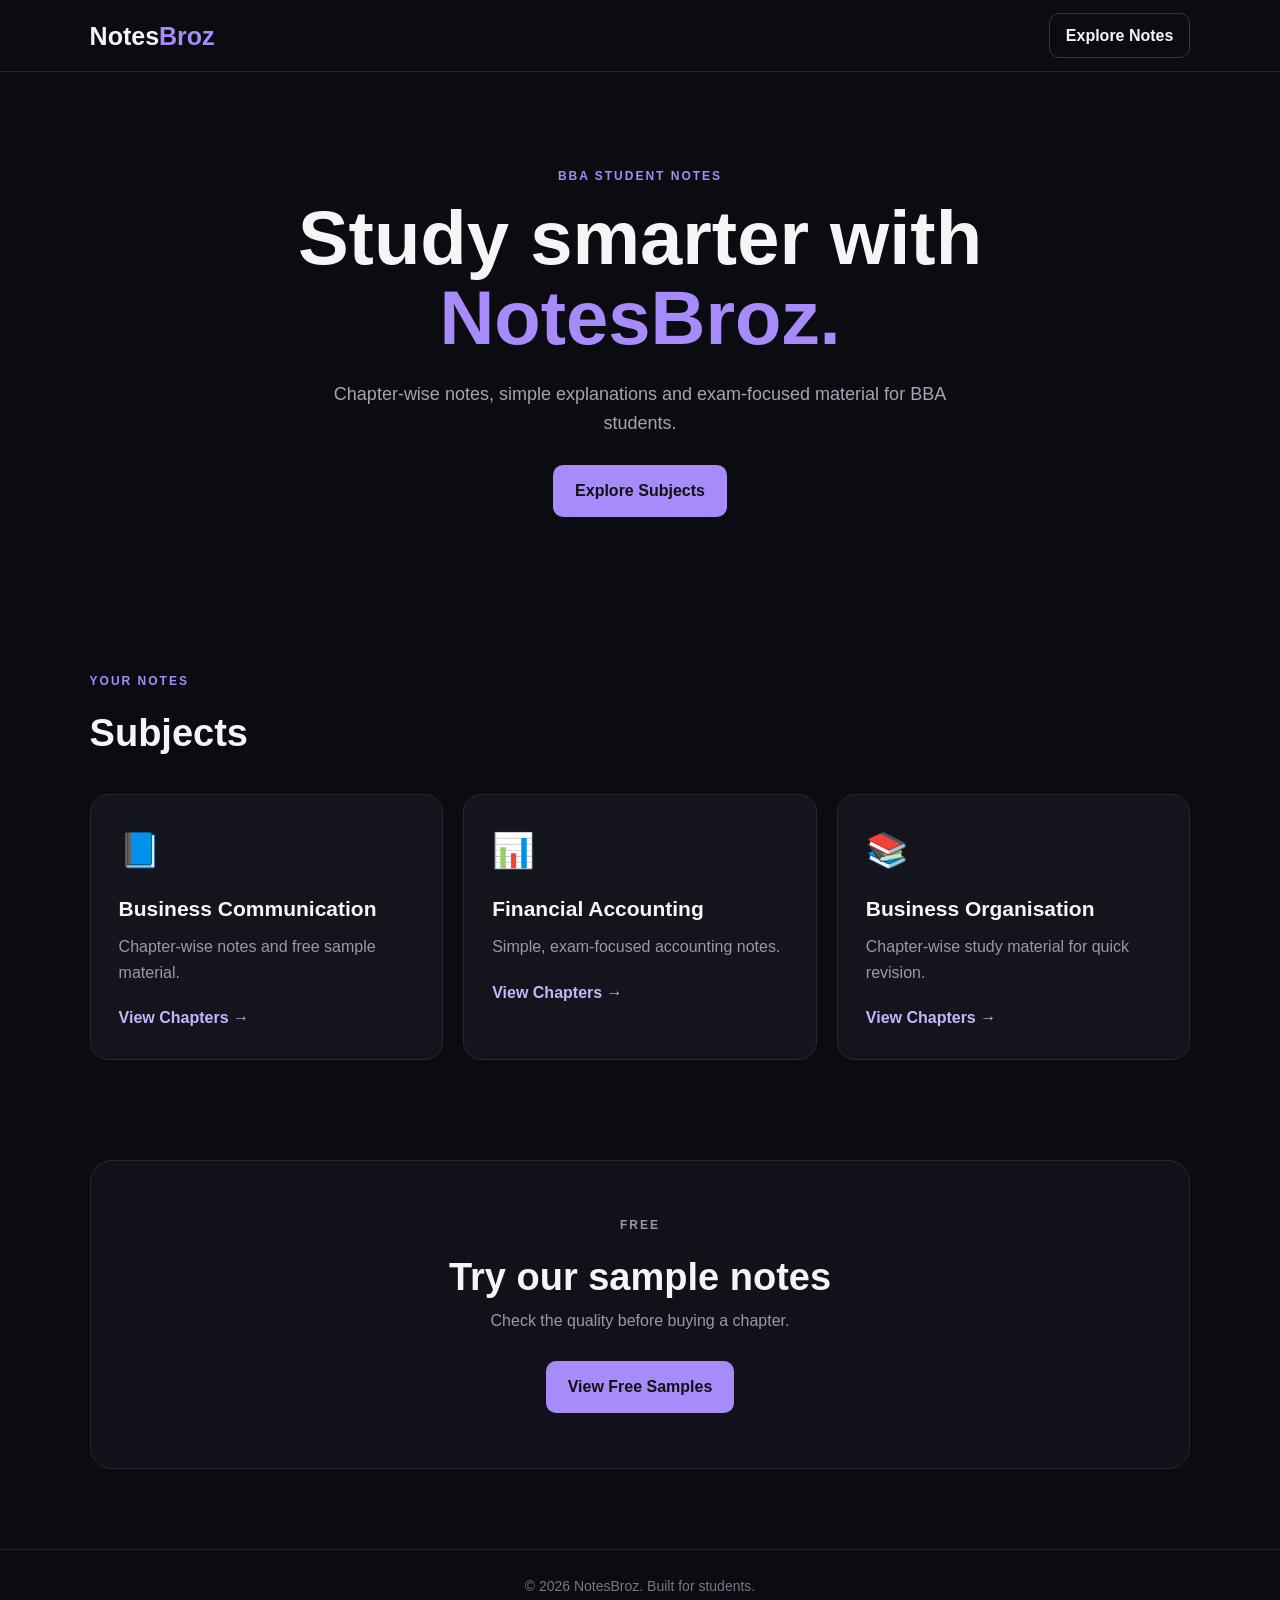
<file: repo/index.html>
<!DOCTYPE html>
<html lang="en">
<head>
  <meta charset="UTF-8">
  <meta name="viewport" content="width=device-width, initial-scale=1.0">
  <title>NotesBroz | BBA Notes</title>
  <link rel="stylesheet" href="style.css">
</head>
<body>
  <header class="navbar">
    <div class="logo">Notes<span>Broz</span></div>
    <a href="#subjects" class="nav-btn">Explore Notes</a>
  </header>

  <main>
    <section class="hero">
      <p class="tag">BBA STUDENT NOTES</p>
      <h1>Study smarter with <span>NotesBroz.</span></h1>
      <p class="subtitle">
        Chapter-wise notes, simple explanations and exam-focused material for BBA students.
      </p>
      <a href="#subjects" class="primary-btn">Explore Subjects</a>
    </section>

    <section id="subjects" class="section">
      <div class="section-heading">
        <p class="tag">YOUR NOTES</p>
        <h2>Subjects</h2>
      </div>

      <div class="subject-grid">
        <article class="subject-card">
          <div class="icon">📘</div>
          <h3>Business Communication</h3>
          <p>Chapter-wise notes and free sample material.</p>
          <a href="business-communication.html" class="card-btn">View Chapters →</a>
        </article>

        <article class="subject-card">
          <div class="icon">📊</div>
          <h3>Financial Accounting</h3>
          <p>Simple, exam-focused accounting notes.</p>
          <a href="financial-accounting.html" class="card-btn">View Chapters →</a>
        </article>

        <article class="subject-card">
          <div class="icon">📚</div>
          <h3>Business Organisation</h3>
          <p>Chapter-wise study material for quick revision.</p>
          <a href="business-organisation.html" class="card-btn">View Chapters →</a>
        </article>
      </div>
    </section>

    <section class="free-section">
      <p class="tag">FREE</p>
      <h2>Try our sample notes</h2>
      <p>Check the quality before buying a chapter.</p>
      <a href="free-samples.html" class="primary-btn">View Free Samples</a>
    </section>
  </main>

  <footer>
    <p>© 2026 NotesBroz. Built for students.</p>
  </footer>
</body>
</html>
</file>
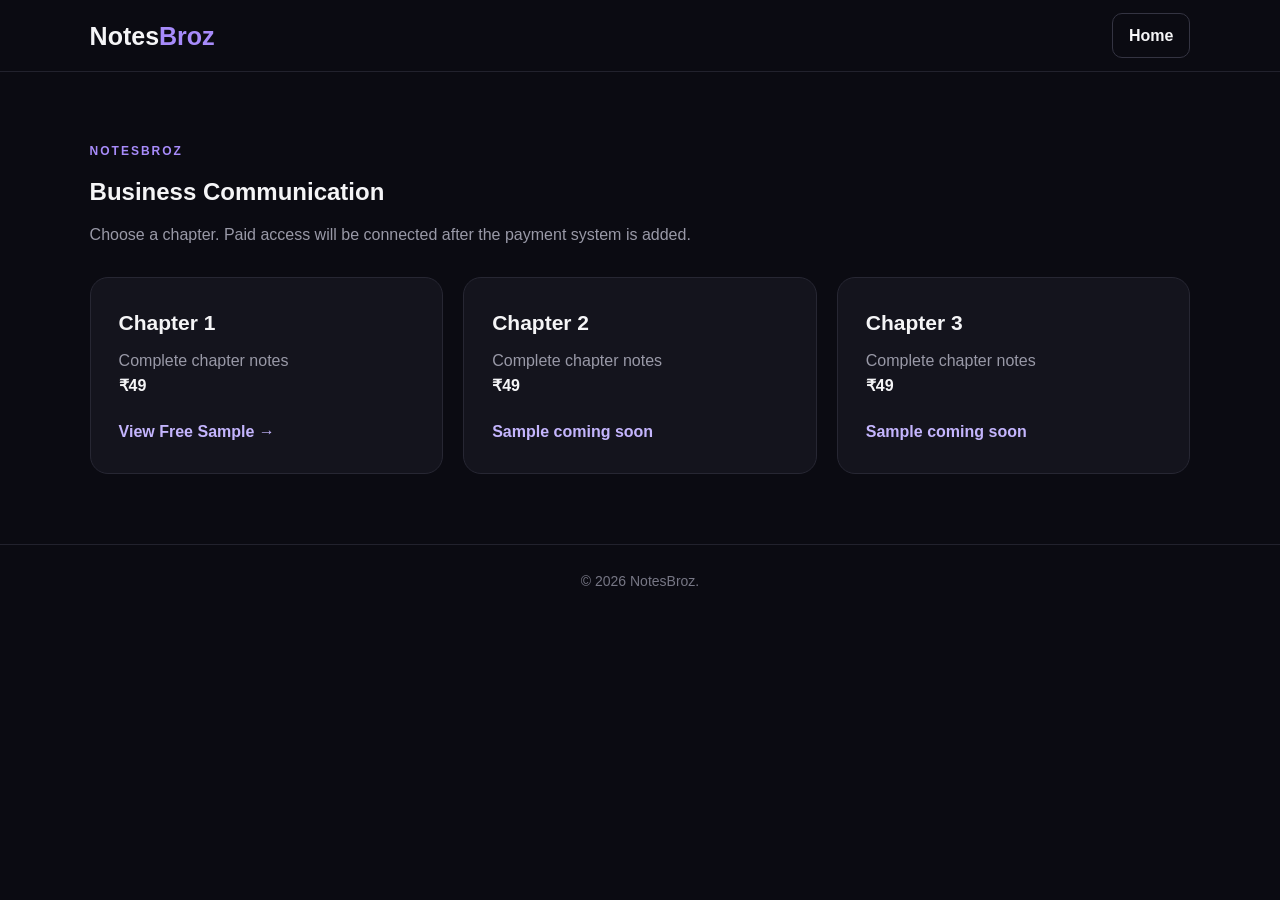
<file: repo/business-communication.html>
<!DOCTYPE html>
<html lang="en">
<head>
<meta charset="UTF-8">
<meta name="viewport" content="width=device-width, initial-scale=1.0">
<title>Business Communication | NotesBroz</title>
<link rel="stylesheet" href="style.css">
</head>
<body>
<header class="navbar">
  <a class="logo" href="index.html">Notes<span>Broz</span></a>
  <a href="index.html" class="nav-btn">Home</a>
</header>
<main>
<section class="section">
  <p class="tag">NOTESBROZ</p>
  <h1>Business Communication</h1>
  <p style="color:#9999a7;margin:10px 0 30px;">Choose a chapter. Paid access will be connected after the payment system is added.</p>
  <div class="subject-grid">
    
        <article class="subject-card">
          <h3>Chapter 1</h3>
          <p>Complete chapter notes</p>
          <strong>₹49</strong>
          <br><a href="free-samples/business-communication-sample.pdf" class="card-btn">View Free Sample →</a>
        </article>
        <article class="subject-card">
          <h3>Chapter 2</h3>
          <p>Complete chapter notes</p>
          <strong>₹49</strong>
          <br><span class="card-btn">Sample coming soon</span>
        </article>
        <article class="subject-card">
          <h3>Chapter 3</h3>
          <p>Complete chapter notes</p>
          <strong>₹49</strong>
          <br><span class="card-btn">Sample coming soon</span>
        </article>
  </div>
</section>
</main>
<footer><p>© 2026 NotesBroz.</p></footer>
</body>
</html>
</file>
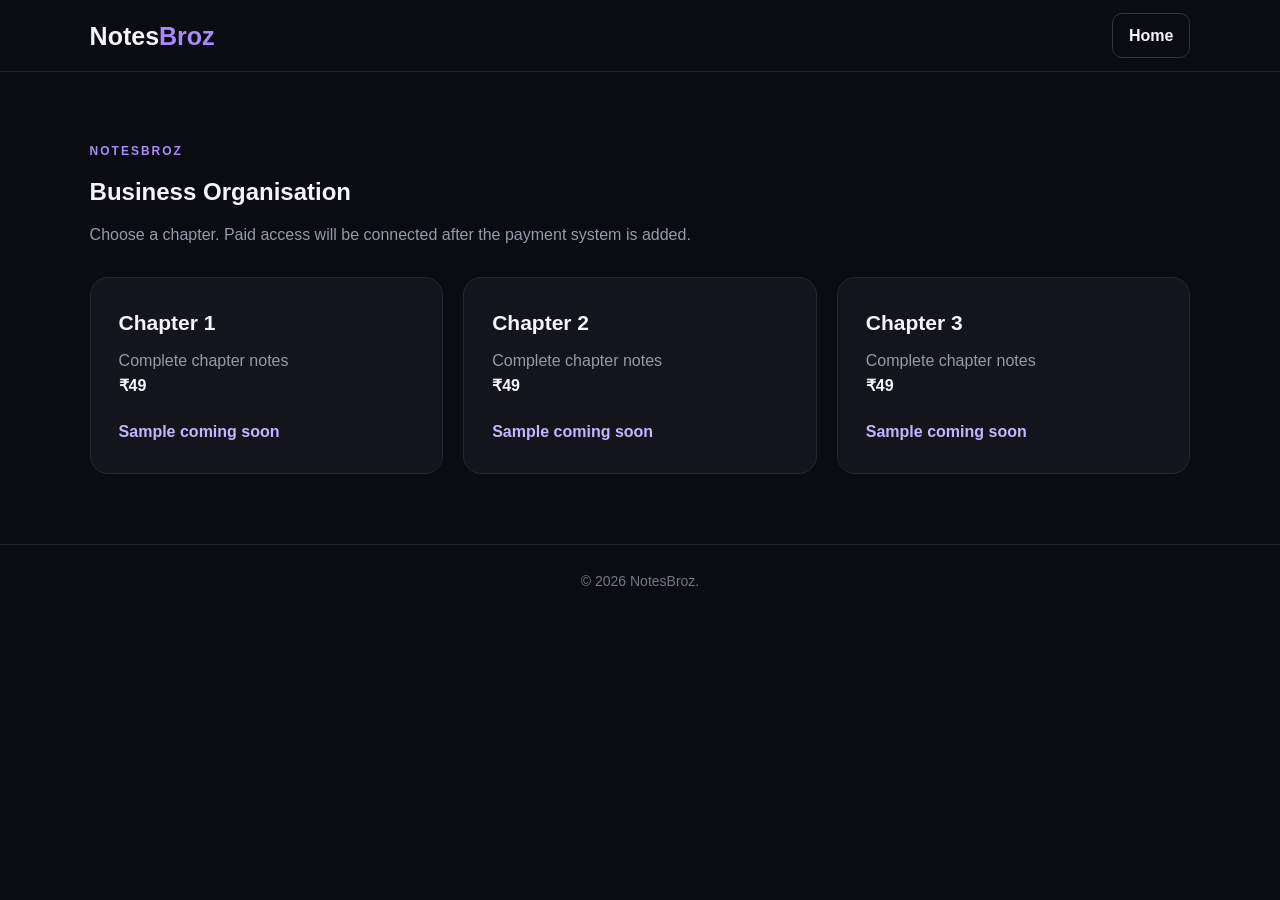
<file: repo/business-organisation.html>
<!DOCTYPE html>
<html lang="en">
<head>
<meta charset="UTF-8">
<meta name="viewport" content="width=device-width, initial-scale=1.0">
<title>Business Organisation | NotesBroz</title>
<link rel="stylesheet" href="style.css">
</head>
<body>
<header class="navbar">
  <a class="logo" href="index.html">Notes<span>Broz</span></a>
  <a href="index.html" class="nav-btn">Home</a>
</header>
<main>
<section class="section">
  <p class="tag">NOTESBROZ</p>
  <h1>Business Organisation</h1>
  <p style="color:#9999a7;margin:10px 0 30px;">Choose a chapter. Paid access will be connected after the payment system is added.</p>
  <div class="subject-grid">
    
        <article class="subject-card">
          <h3>Chapter 1</h3>
          <p>Complete chapter notes</p>
          <strong>₹49</strong>
          <br><span class="card-btn">Sample coming soon</span>
        </article>
        <article class="subject-card">
          <h3>Chapter 2</h3>
          <p>Complete chapter notes</p>
          <strong>₹49</strong>
          <br><span class="card-btn">Sample coming soon</span>
        </article>
        <article class="subject-card">
          <h3>Chapter 3</h3>
          <p>Complete chapter notes</p>
          <strong>₹49</strong>
          <br><span class="card-btn">Sample coming soon</span>
        </article>
  </div>
</section>
</main>
<footer><p>© 2026 NotesBroz.</p></footer>
</body>
</html>
</file>
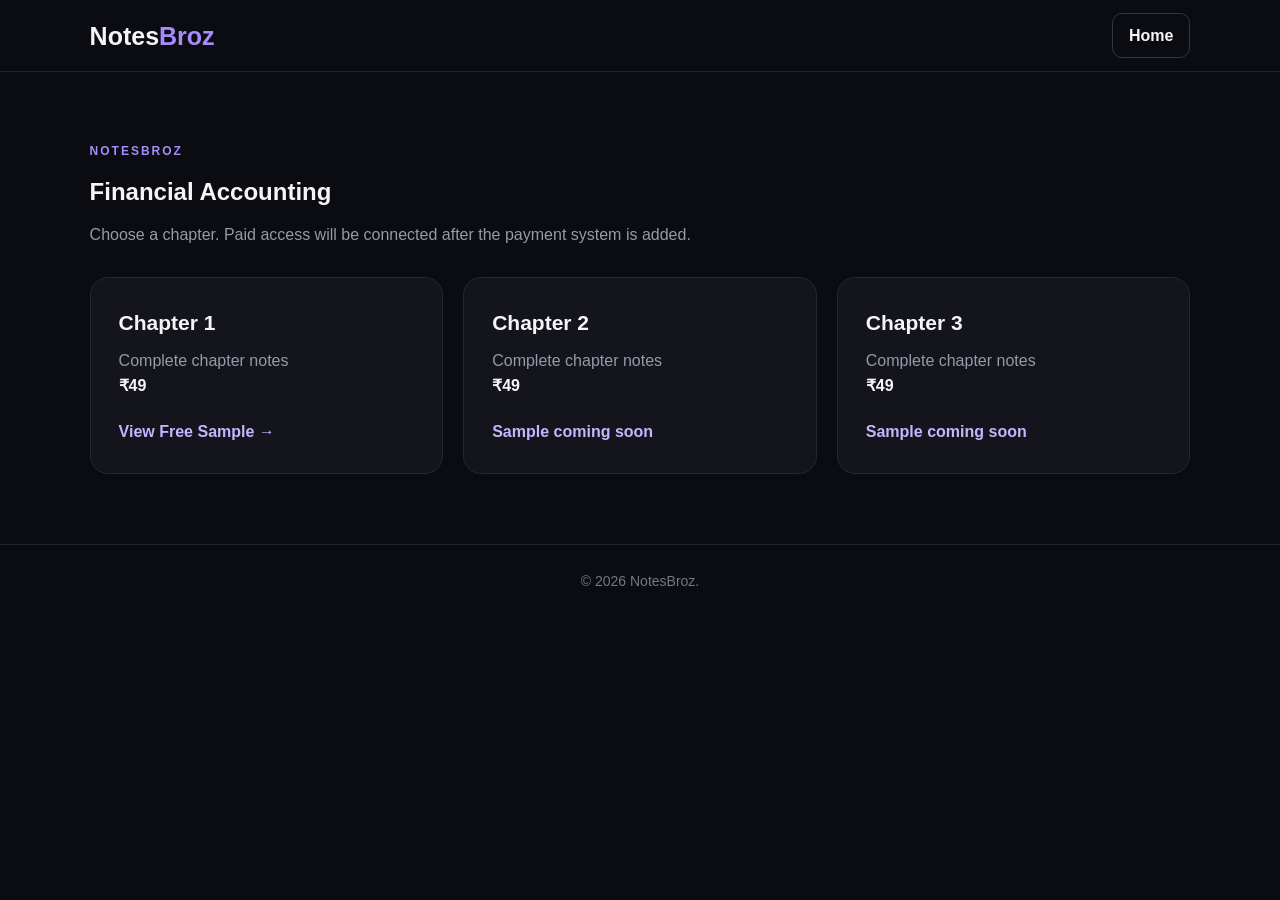
<file: repo/financial-accounting.html>
<!DOCTYPE html>
<html lang="en">
<head>
<meta charset="UTF-8">
<meta name="viewport" content="width=device-width, initial-scale=1.0">
<title>Financial Accounting | NotesBroz</title>
<link rel="stylesheet" href="style.css">
</head>
<body>
<header class="navbar">
  <a class="logo" href="index.html">Notes<span>Broz</span></a>
  <a href="index.html" class="nav-btn">Home</a>
</header>
<main>
<section class="section">
  <p class="tag">NOTESBROZ</p>
  <h1>Financial Accounting</h1>
  <p style="color:#9999a7;margin:10px 0 30px;">Choose a chapter. Paid access will be connected after the payment system is added.</p>
  <div class="subject-grid">
    
        <article class="subject-card">
          <h3>Chapter 1</h3>
          <p>Complete chapter notes</p>
          <strong>₹49</strong>
          <br><a href="free-samples/accounting-sample.pdf" class="card-btn">View Free Sample →</a>
        </article>
        <article class="subject-card">
          <h3>Chapter 2</h3>
          <p>Complete chapter notes</p>
          <strong>₹49</strong>
          <br><span class="card-btn">Sample coming soon</span>
        </article>
        <article class="subject-card">
          <h3>Chapter 3</h3>
          <p>Complete chapter notes</p>
          <strong>₹49</strong>
          <br><span class="card-btn">Sample coming soon</span>
        </article>
  </div>
</section>
</main>
<footer><p>© 2026 NotesBroz.</p></footer>
</body>
</html>
</file>
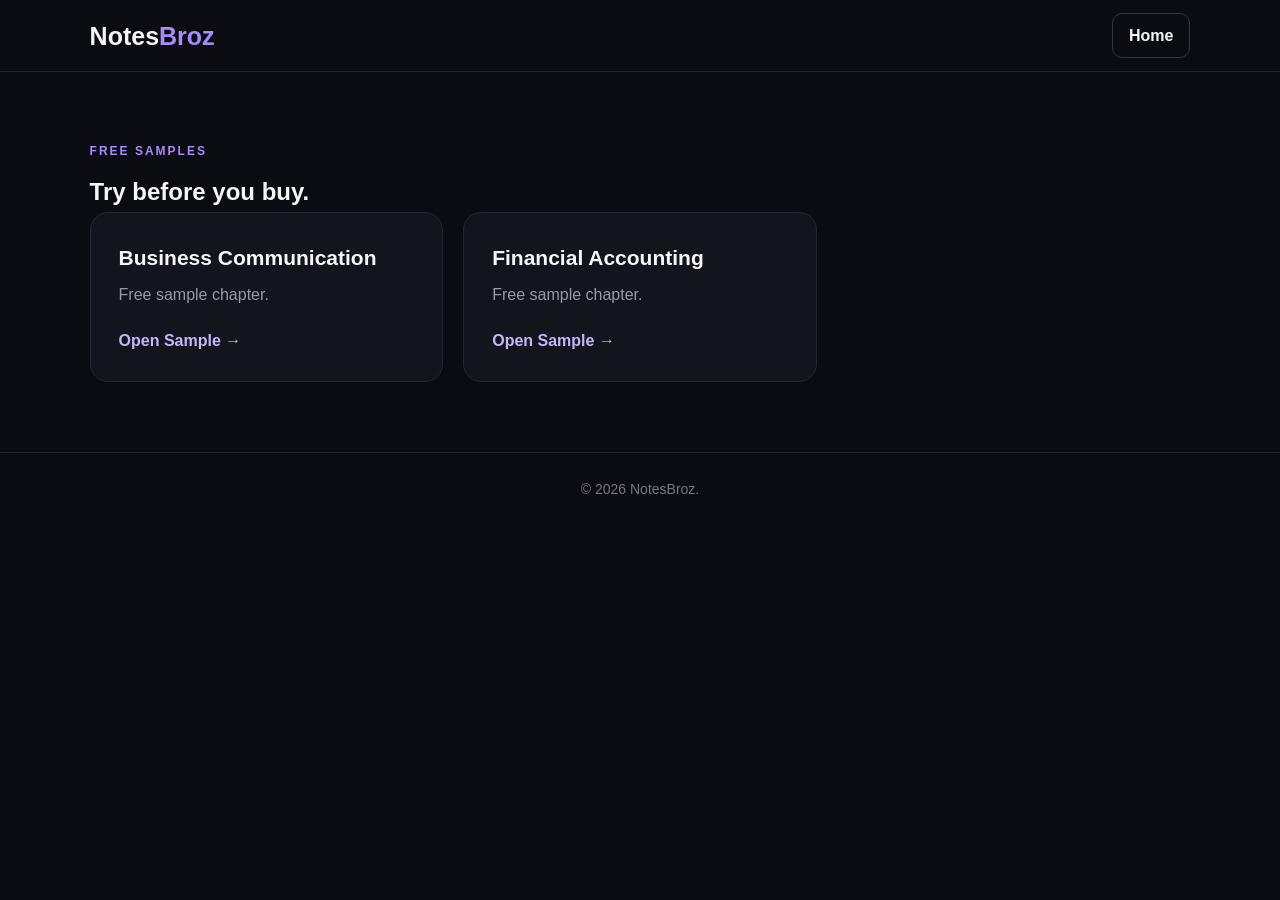
<file: repo/free-samples.html>
<!DOCTYPE html>
<html lang="en">
<head>
<meta charset="UTF-8">
<meta name="viewport" content="width=device-width, initial-scale=1.0">
<title>Free Samples | NotesBroz</title>
<link rel="stylesheet" href="style.css">
</head>
<body>
<header class="navbar">
  <a class="logo" href="index.html">Notes<span>Broz</span></a>
  <a href="index.html" class="nav-btn">Home</a>
</header>
<main>
<section class="section">
  <p class="tag">FREE SAMPLES</p>
  <h1>Try before you buy.</h1>
  <div class="subject-grid">
    <article class="subject-card">
      <h3>Business Communication</h3>
      <p>Free sample chapter.</p>
      <a href="free-samples/business-communication-sample.pdf" class="card-btn">Open Sample →</a>
    </article>
    <article class="subject-card">
      <h3>Financial Accounting</h3>
      <p>Free sample chapter.</p>
      <a href="free-samples/accounting-sample.pdf" class="card-btn">Open Sample →</a>
    </article>
  </div>
</section>
</main>
<footer><p>© 2026 NotesBroz.</p></footer>
</body>
</html>
</file>
<file: repo/style.css>
* {
  box-sizing: border-box;
  margin: 0;
  padding: 0;
}

body {
  font-family: Inter, Arial, sans-serif;
  background: #0b0b12;
  color: #f5f5f7;
  line-height: 1.6;
}

a {
  text-decoration: none;
  color: inherit;
}

.navbar {
  height: 72px;
  padding: 0 7%;
  display: flex;
  align-items: center;
  justify-content: space-between;
  border-bottom: 1px solid #22222d;
  background: #0b0b12;
}

.logo {
  font-size: 25px;
  font-weight: 800;
}

.logo span, .hero span {
  color: #a78bfa;
}

.nav-btn, .primary-btn, .card-btn {
  display: inline-block;
  border-radius: 10px;
  font-weight: 700;
}

.nav-btn {
  padding: 9px 16px;
  border: 1px solid #343442;
}

.hero {
  text-align: center;
  padding: 95px 20px 85px;
  max-width: 900px;
  margin: auto;
}

.tag {
  color: #a78bfa;
  font-size: 12px;
  font-weight: 800;
  letter-spacing: 2px;
  margin-bottom: 12px;
}

.hero h1 {
  font-size: clamp(42px, 7vw, 76px);
  line-height: 1.05;
  margin-bottom: 22px;
}

.subtitle {
  max-width: 650px;
  margin: auto;
  color: #a5a5b1;
  font-size: 18px;
}

.primary-btn {
  margin-top: 28px;
  padding: 13px 22px;
  background: #a78bfa;
  color: #111;
}

.section {
  padding: 70px 7%;
}

.section-heading {
  margin-bottom: 30px;
}

.section h2, .free-section h2 {
  font-size: 38px;
}

.subject-grid {
  display: grid;
  grid-template-columns: repeat(3, 1fr);
  gap: 20px;
}

.subject-card {
  background: #14141d;
  border: 1px solid #272733;
  border-radius: 18px;
  padding: 28px;
  transition: transform .2s ease, border-color .2s ease;
}

.subject-card:hover {
  transform: translateY(-4px);
  border-color: #5a526f;
}

.icon {
  font-size: 34px;
  margin-bottom: 15px;
}

.subject-card h3 {
  font-size: 21px;
  margin-bottom: 8px;
}

.subject-card p, .free-section p {
  color: #9999a7;
}

.card-btn {
  margin-top: 20px;
  color: #c4b5fd;
}

.free-section {
  text-align: center;
  margin: 30px 7% 80px;
  padding: 55px 20px;
  border: 1px solid #272733;
  border-radius: 22px;
  background: #11111a;
}

footer {
  text-align: center;
  color: #777785;
  border-top: 1px solid #22222d;
  padding: 25px;
  font-size: 14px;
}

@media (max-width: 800px) {
  .subject-grid {
    grid-template-columns: 1fr;
  }

  .hero {
    padding-top: 65px;
  }

  .hero h1 {
    font-size: 45px;
  }
}
</file>
